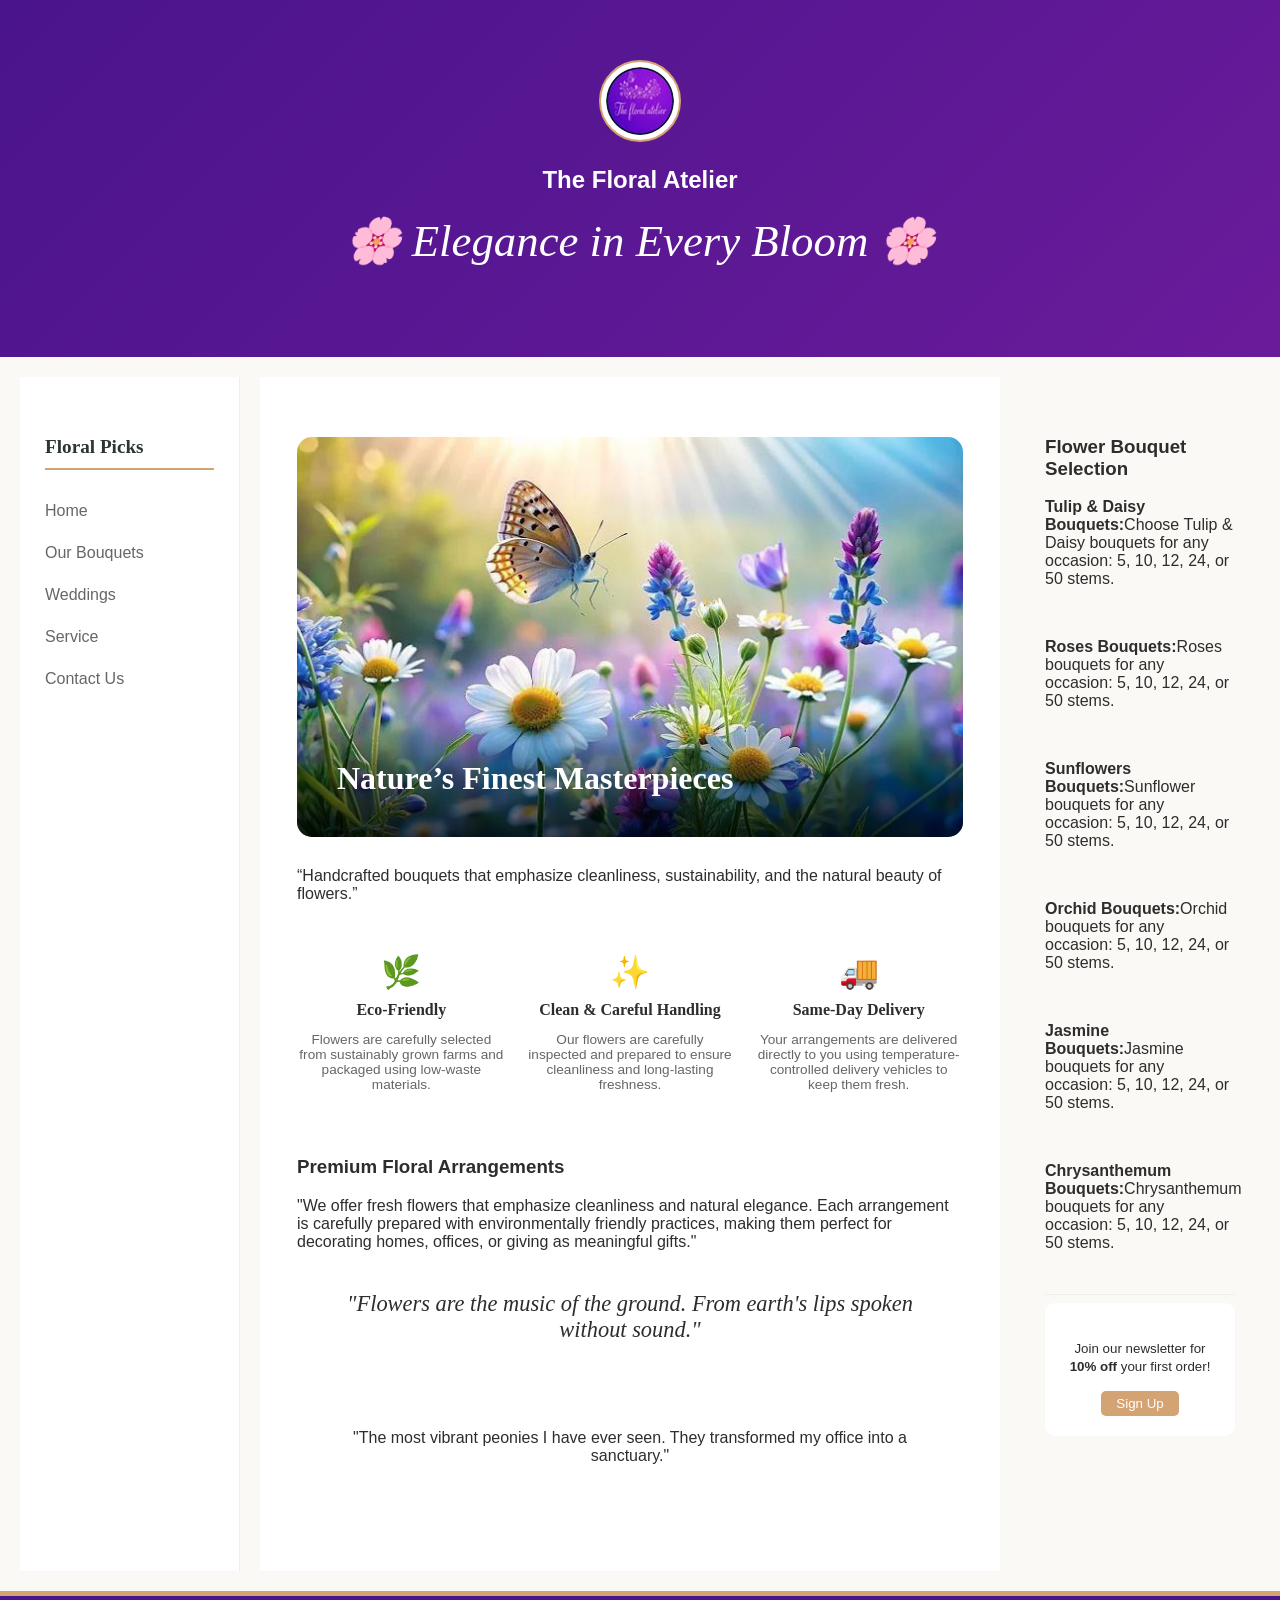
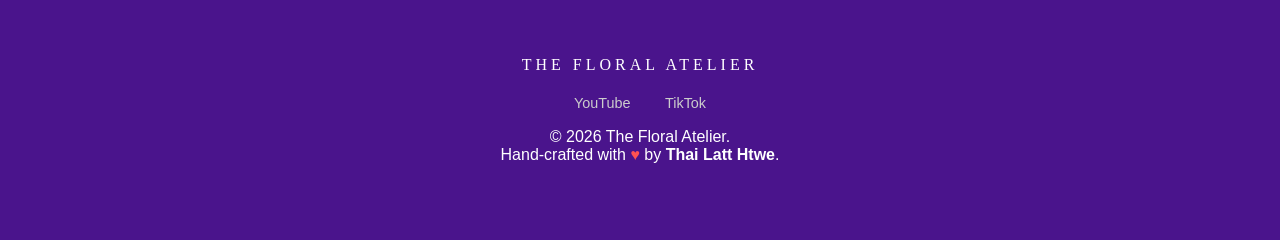
<file: index.html>
<!DOCTYPE html>
<html lang="en">
<head>
    <meta charset="UTF-8">
    <meta name="viewport" >
    <title>The Floral Atelier</title>
    <link rel="stylesheet" href="style.css">
</head>
<body>

    <header id="header">
        <div class="container">
            <div class="logo">
                <img src="photo_logo 2.jpg" alt="Logo" class="logo-img">
                <span><h2>The Floral Atelier</h2></span>
            </div>
            <h1>🌸 Elegance in Every Bloom 🌸</h1>
        </div>
    </header>

    <div id="container">
        <nav id="left">
            <h3>Floral Picks</h3>
            <ul>
                <li><a href="index.html">Home</a></li>
                <li><a href="our-bouquets.html">Our Bouquets</a></li>
                <li><a href="weddings.html">Weddings</a></li>
                <li><a href="service.html">Service</a></li>
                <li><a href="contact.html">Contact Us</a></li>
            </ul>
        </nav>

        <main id="center">
    <section class="hero-content">
        <div class="hero-image-wrapper">
            <img src="photo-background.jpg" alt="Lush floral arrangement" class="hero-img">
            <div class="hero-overlay">
                <h2>Nature’s Finest Masterpieces</h2>
            </div>
        </div>
        <p class="tagline">
            “Handcrafted bouquets that emphasize cleanliness, sustainability, and the natural beauty of flowers.”
        </p>
    </section>

    <section class="features">
        <div class="feature-item">
            <span class="icon">🌿</span>
            <h4>Eco-Friendly</h4>
            <p>Flowers are carefully selected from sustainably grown farms and packaged using low-waste materials.</p>
        </div>
        <div class="feature-item">
            <span class="icon">✨</span>
            <h4>Clean & Careful Handling</h4>
            <p>Our flowers are carefully inspected and prepared to ensure cleanliness and long-lasting freshness.</p>

        </div>
        <div class="feature-item">
            <span class="icon">🚚</span>
            <h4>Same-Day Delivery</h4>
            <p>Your arrangements are delivered directly to you using temperature-controlled delivery vehicles to keep them fresh.</p>

        </div>
    </section>

    <article class="about-story">
        <h3>Premium Floral Arrangements</h3>
        <p>"We offer fresh flowers that emphasize cleanliness and natural elegance. Each arrangement is carefully prepared with environmentally friendly practices, making them perfect for decorating homes, offices, or giving as meaningful gifts."</p>
        
        <blockquote>
            "Flowers are the music of the ground. From earth's lips spoken without sound."
        </blockquote>

        
    </article>

    <div class="testimonial">
        <p>"The most vibrant peonies I have ever seen. They transformed my office into a sanctuary."</p>
       
    </div>
</main>
        <aside id="right">
            <h3>Flower Bouquet Selection</h3>
            <p><strong>Tulip & Daisy Bouquets:</strong>Choose Tulip & Daisy bouquets for any occasion: 5, 10, 12, 24, or 50 stems.</p> <br>

            <p><strong>Roses Bouquets:</strong>Roses bouquets for any occasion: 5, 10, 12, 24, or 50 stems.</p> <br> 

            <p><strong>Sunflowers Bouquets:</strong>Sunflower bouquets for any occasion: 5, 10, 12, 24, or 50 stems.</p> <br>

            <p><strong>Orchid Bouquets:</strong>Orchid bouquets for any occasion: 5, 10, 12, 24, or 50 stems.</p> <br>

            <p><strong>Jasmine Bouquets:</strong>Jasmine bouquets for any occasion: 5, 10, 12, 24, or 50 stems.</p> <br>

            <p><strong>Chrysanthemum Bouquets:</strong>Chrysanthemum bouquets for any occasion: 5, 10, 12, 24, or 50 stems.</p> <br>

            <hr style="border: 0; border-top: 1px solid #eee;">
           
            <div class="newsletter-box">
                    <p><small>Join our newsletter for <strong>10% off</strong> your first order!</small></p>
                    <a href="contact.html"><button class="btn-sm">Sign Up</button></a>
                </div>
        </aside>
        
    </div>

   <footer id="footer">
    <div class="footer-content">
        <span class="footer-logo">THE FLORAL ATELIER</span>
        
        <div class="footer-links">
            <a href="https://www.youtube.com/">YouTube</a>
            <a href="https://www.tiktok.com/en/">TikTok</a>
        </div>

        <p class="credit">
            &copy; 2026 The Floral Atelier. <br>
            Hand-crafted with <span class="heart">♥</span> by <strong>Thai Latt Htwe</strong>.
        </p>
    </div>
</footer>

</body>
</html>
</file>
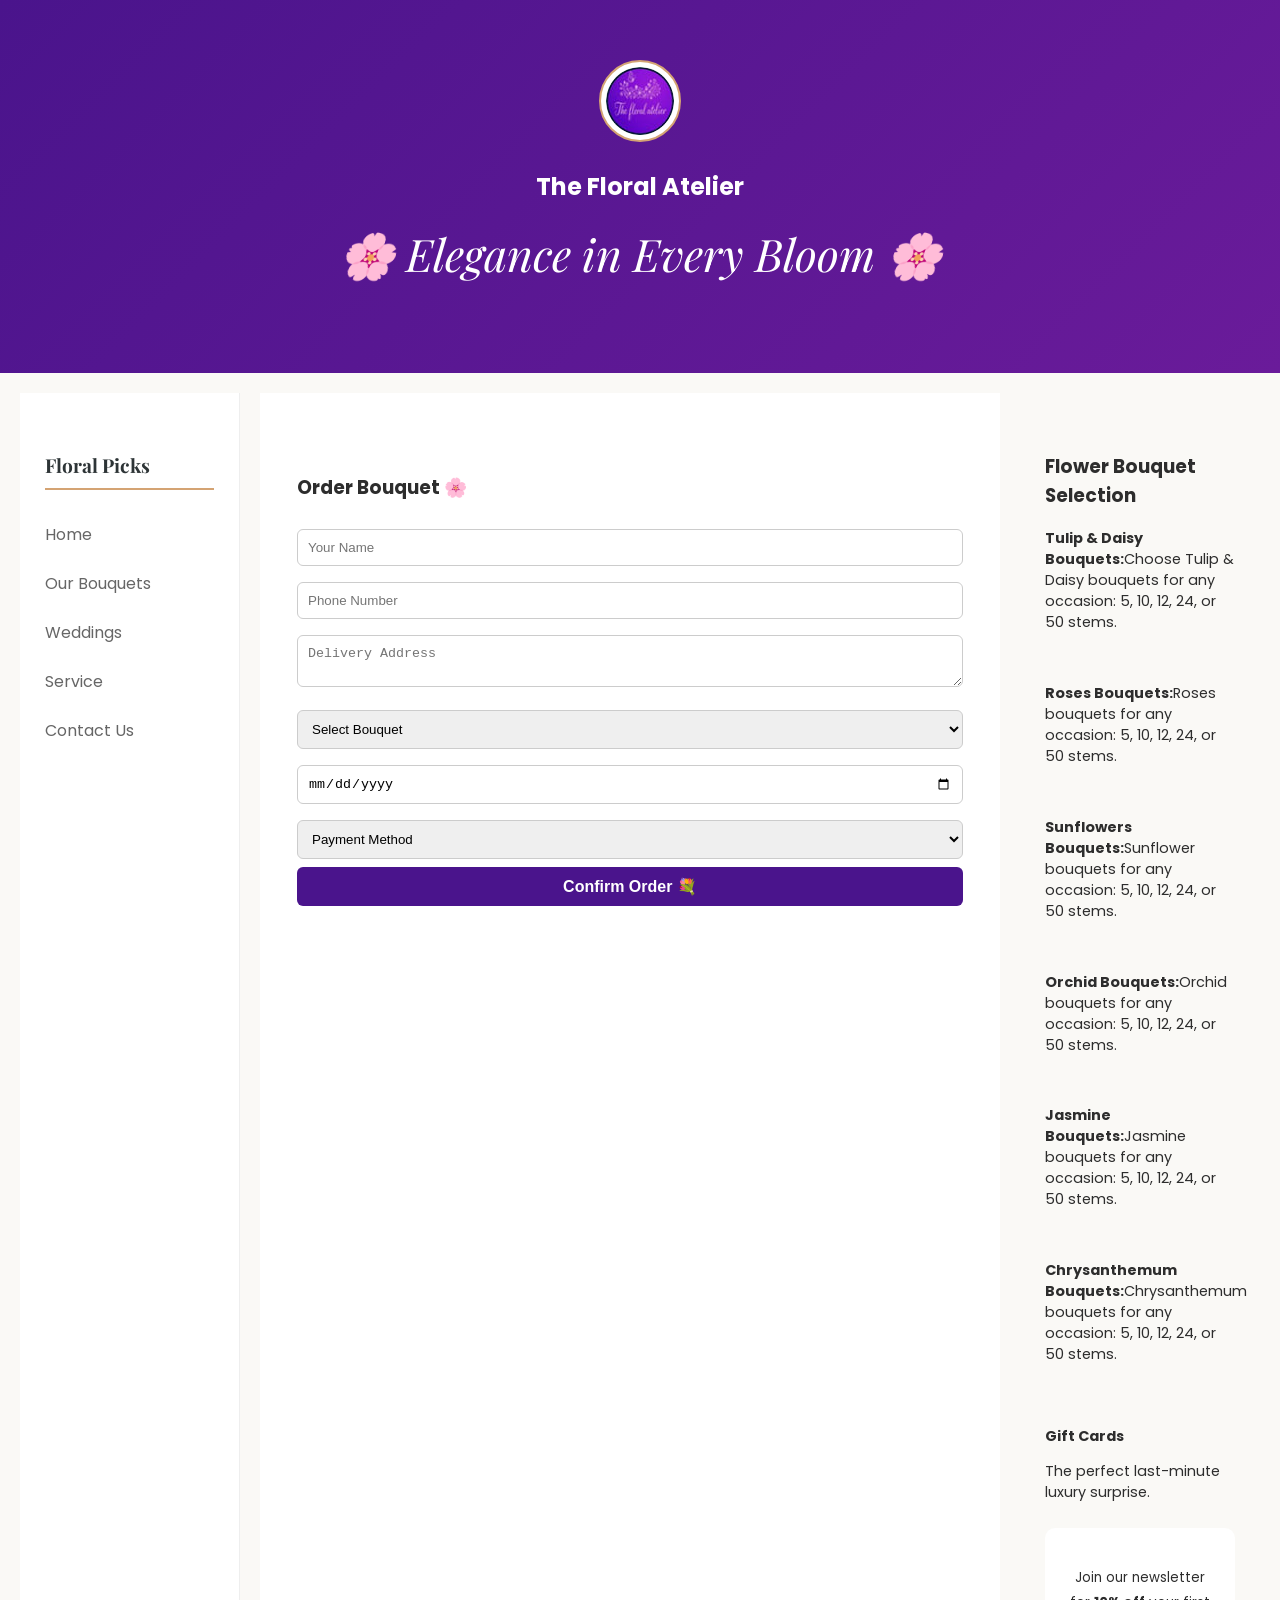
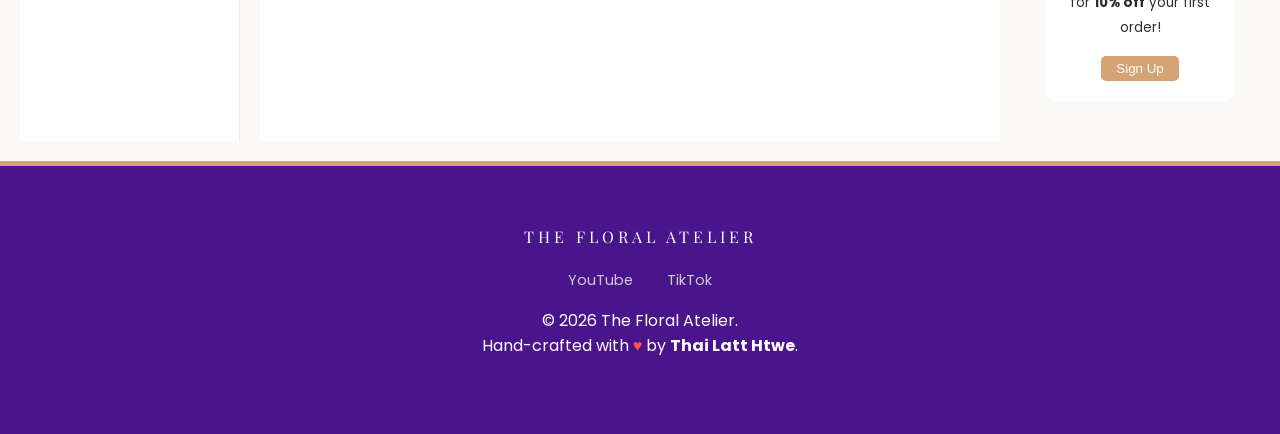
<file: add.html>
<!DOCTYPE html>
<html lang="en">
<head>
    <meta charset="UTF-8">
    <meta name="viewport">
    <title>Contact Us | The Floral Atelier</title>
    <link href="https://fonts.googleapis.com/css2?family=Playfair+Display:ital,wght@0,700;1,400&family=Poppins:wght@300;400;600&display=swap" rel="stylesheet">
    <link rel="stylesheet" href="style.css">
</head>
<body>

    <header id="header">
        <div class="header-container">
            <div class="logo">
                <img src="photo_logo 2.jpg" alt="Logo" class="logo-img">
                <h2>The Floral Atelier</h2>
            </div>
            <h1>🌸 Elegance in Every Bloom 🌸</h1>
        </div>
    </header>

    <div id="container">
        <nav id="left">
            <div class="nav-content">
                <h3>Floral Picks</h3>
                <ul>
                    <li><a href="index.html">Home</a></li>
                    <li><a href="our-bouquets.html">Our Bouquets</a></li>
                    <li><a href="weddings.html">Weddings</a></li>
                    <li><a href="service.html">Service</a></li>
                    <li><a href="contact.html">Contact Us</a></li>
                </ul>
            </div>
        </nav>

        <main id="center">
            <div class="contact-form">
  <h3>Order Bouquet 🌸</h3>

  <form action="#confirm-box">
    <input type="text" placeholder="Your Name" required>

    <input type="tel" placeholder="Phone Number" required>

    <textarea placeholder="Delivery Address" required></textarea>

    <select required>
      <option value="">Select Bouquet</option>
      <option>Tulips and Daisies Bouquet</option>
      <option>Rose Bouquet</option>
      <option>Sunflower Bouquet</option>
      <option>Orchid Bouquet</option>
      <option>Jasmine Bouquet</option>
      <option>Chrysanthemum Bouquet</option>
    </select>

    <input type="date" required>

    <select required>
      <option value="">Payment Method</option>
      <option>KBZPay</option>
      <option>WavePay</option>
      <option>AYAPay</option>
    </select>

    <button type="submit" class="order-btn">Confirm Order 💐</button>
  </form>
</div>
        </main>

        <aside id="right">
            <div class="sticky-promo">
                <h3>Flower Bouquet Selection</h3>
                <div class="promo-item">
                    <p><strong>Tulip & Daisy Bouquets:</strong>Choose Tulip & Daisy bouquets for any occasion: 5, 10, 12, 24, or 50 stems.</p> <br>

            <p><strong>Roses Bouquets:</strong>Roses bouquets for any occasion: 5, 10, 12, 24, or 50 stems.</p> <br> 

            <p><strong>Sunflowers Bouquets:</strong>Sunflower bouquets for any occasion: 5, 10, 12, 24, or 50 stems.</p> <br>

            <p><strong>Orchid Bouquets:</strong>Orchid bouquets for any occasion: 5, 10, 12, 24, or 50 stems.</p> <br>

            <p><strong>Jasmine Bouquets:</strong>Jasmine bouquets for any occasion: 5, 10, 12, 24, or 50 stems.</p> <br>

            <p><strong>Chrysanthemum Bouquets:</strong>Chrysanthemum bouquets for any occasion: 5, 10, 12, 24, or 50 stems.</p> <br>
                    
                </div>
                <div class="promo-item">
                    <strong>Gift Cards</strong>
                    <p>The perfect last-minute luxury surprise.</p>
                </div>
                <div class="newsletter-box">
                    <p><small>Join our newsletter for <strong>10% off</strong> your first order!</small></p>
                    <a href="contact.html"><button class="btn-sm">Sign Up</button></a>
                </div>
            </div>
        </aside>
    </div>

    <footer id="footer">
        <div class="footer-content">
            <span class="footer-logo">THE FLORAL ATELIER</span>
            <div class="footer-links">
                 <a href="https://www.youtube.com/">YouTube</a>
            <a href="https://www.tiktok.com/en/">TikTok</a>
            </div>
            <p class="credit">
                &copy; 2026 The Floral Atelier. <br>
                Hand-crafted with <span class="heart">♥</span> by <strong>Thai Latt Htwe</strong>.
            </p>
        </div>
    </footer>
<div id="confirm-box" class="modal-overlay">
    <div class="modal-content">
        <h3>Confirm Order!</h3>
        <p>Thank you for your order</p>
        <a href="#" class="close-btn">OK</a>
    </div>
</body>
</html>
</file>
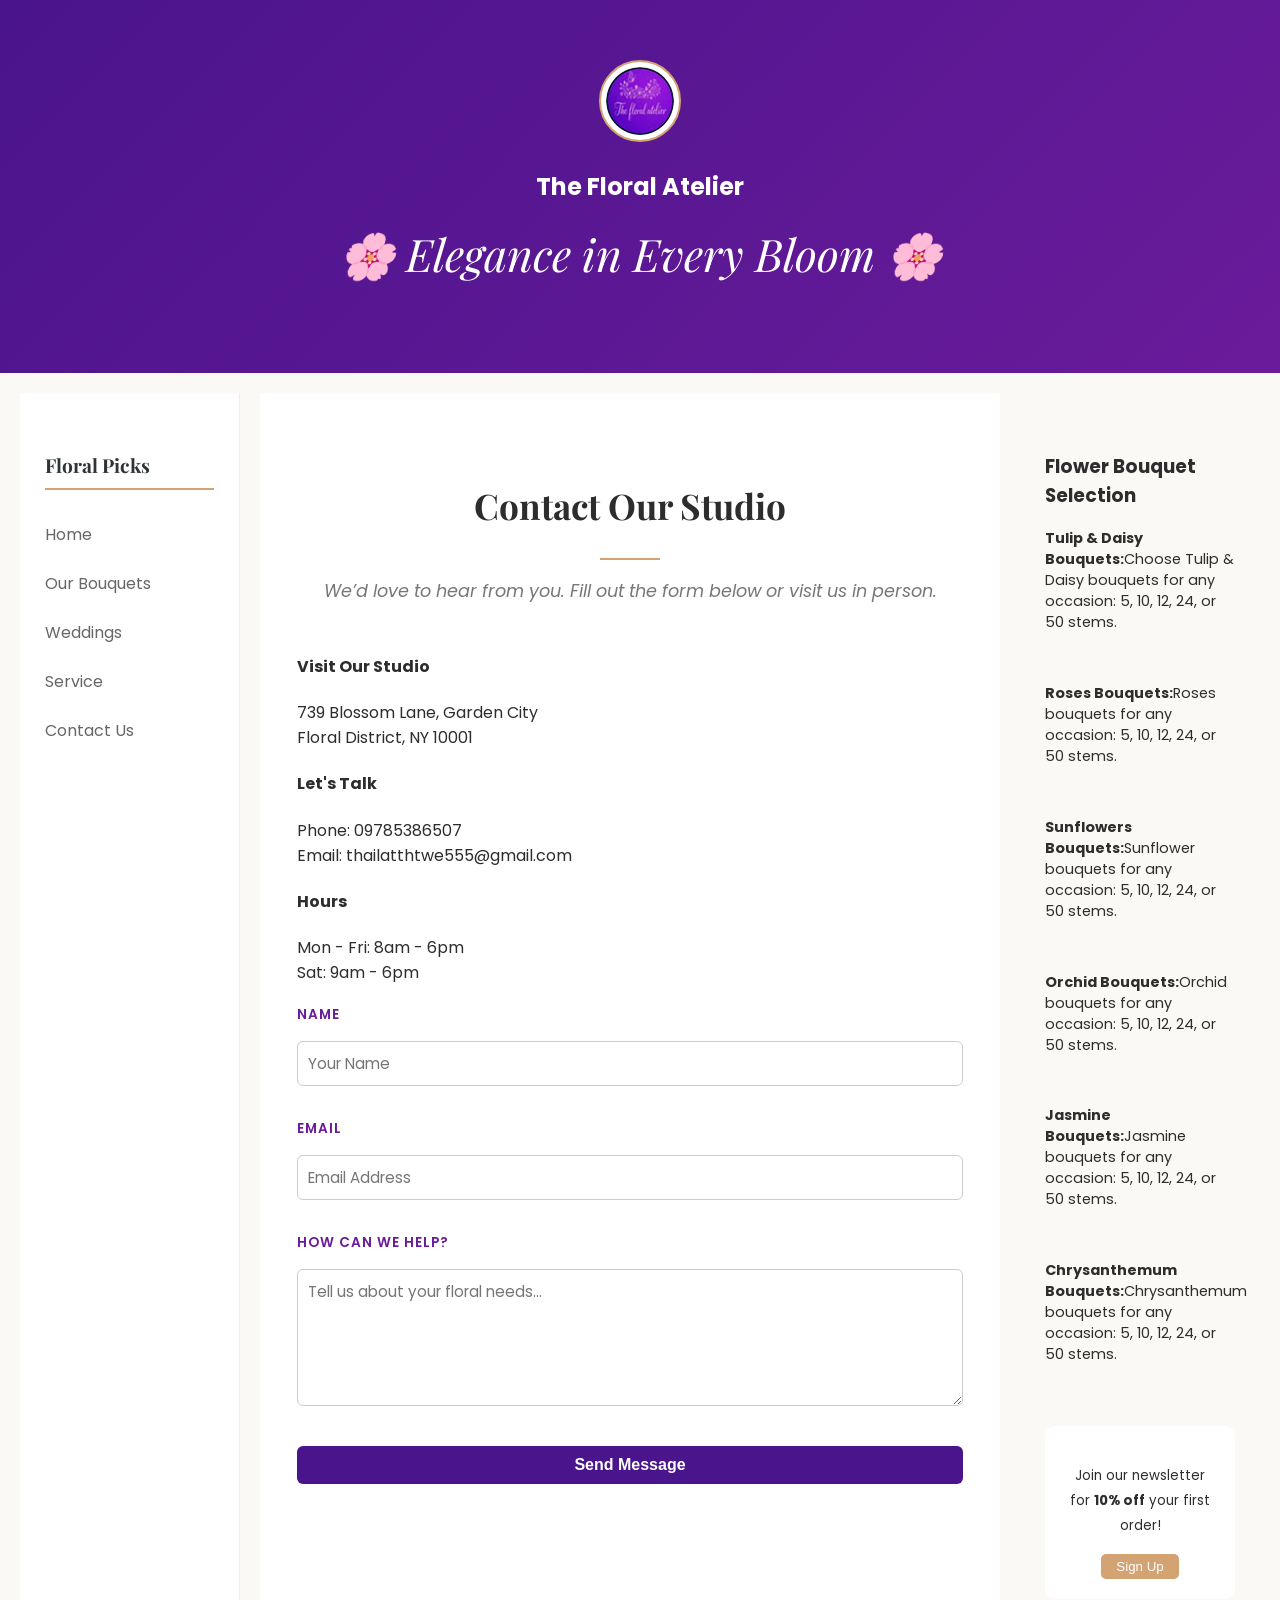
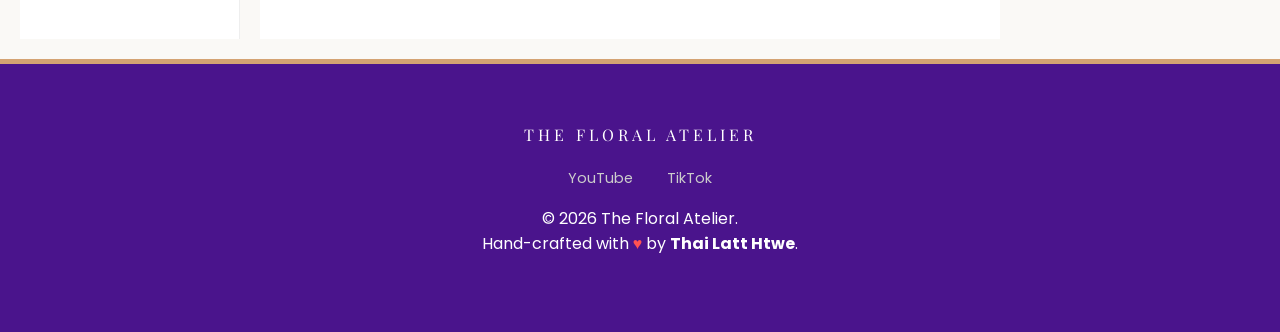
<file: contact.html>
<!DOCTYPE html>
<html lang="en">
<head>
    <meta charset="UTF-8">
    <meta name="viewport">
    <title>Contact Us | The Floral Atelier</title>
    <link href="https://fonts.googleapis.com/css2?family=Playfair+Display:ital,wght@0,700;1,400&family=Poppins:wght@300;400;600&display=swap" rel="stylesheet">
    <link rel="stylesheet" href="style.css">
</head>
<body>

    <header id="header">
        <div class="header-container">
            <div class="logo">
                <img src="photo_logo 2.jpg" alt="Logo" class="logo-img">
                <h2>The Floral Atelier</h2>
            </div>
            <h1>🌸 Elegance in Every Bloom 🌸</h1>
        </div>
    </header>

    <div id="container">
        <nav id="left">
            <div class="nav-content">
                <h3>Floral Picks</h3>
                <ul>
                    <li><a href="index.html">Home</a></li>
                    <li><a href="our-bouquets.html">Our Bouquets</a></li>
                    <li><a href="weddings.html">Weddings</a></li>
                    <li><a href="service.html">Service</a></li>
                    <li><a href="contact.html">Contact Us</a></li>
                </ul>
            </div>
        </nav>

        <main id="center">
            <div class="section-title">
                <h2>Contact Our Studio</h2>
                <div class="line"></div>
                <p class="subtitle">We’d love to hear from you. Fill out the form below or visit us in person.</p>
            </div>

            <div class="contact-wrapper">
                <div class="contact-info">
                    <div class="info-item">
                        <h4>Visit Our Studio</h4>
                        <p>739 Blossom Lane, Garden City<br>Floral District, NY 10001</p>
                    </div>
                    <div class="info-item">
                        <h4>Let's Talk</h4>
                        <p>Phone: 09785386507<br>Email: thailatthtwe555@gmail.com</p>
                    </div>
                    <div class="info-item">
                        <h4>Hours</h4>
                        <p>Mon - Fri: 8am - 6pm<br>Sat: 9am - 6pm</p>
                    </div>
                </div>

                <form class="contact-form" action="#confirm-box">
                    <div class="form-group">
                        <label>Name</label>
                        <input type="text" placeholder="Your Name" required>
                    </div>
                    
                    <div class="form-group">
                        <label>Email</label>
                        <input type="email" placeholder="Email Address" required>
                    </div>
                    
                    <div class="form-group">
                        <label>How can we help?</label>
                        <textarea rows="5" placeholder="Tell us about your floral needs..." required></textarea>
                    </div>
                    
                    <button type="submit" class="order-btn">Send Message</button>
                </form>
            </div>
        </main>

        <aside id="right">
            <div class="sticky-promo">
                <h3>Flower Bouquet Selection</h3>
                <div class="promo-item">
                    <p><strong>Tulip & Daisy Bouquets:</strong>Choose Tulip & Daisy bouquets for any occasion: 5, 10, 12, 24, or 50 stems.</p> <br>

            <p><strong>Roses Bouquets:</strong>Roses bouquets for any occasion: 5, 10, 12, 24, or 50 stems.</p> <br> 

            <p><strong>Sunflowers Bouquets:</strong>Sunflower bouquets for any occasion: 5, 10, 12, 24, or 50 stems.</p> <br>

            <p><strong>Orchid Bouquets:</strong>Orchid bouquets for any occasion: 5, 10, 12, 24, or 50 stems.</p> <br>

            <p><strong>Jasmine Bouquets:</strong>Jasmine bouquets for any occasion: 5, 10, 12, 24, or 50 stems.</p> <br>

            <p><strong>Chrysanthemum Bouquets:</strong>Chrysanthemum bouquets for any occasion: 5, 10, 12, 24, or 50 stems.</p> <br>
                    
                </div>
                
                <div class="newsletter-box">
                    <p><small>Join our newsletter for <strong>10% off</strong> your first order!</small></p>
                    <a href="contact.html"><button class="btn-sm">Sign Up</button></a>
                </div>
            </div>
        </aside>
    </div>

    <footer id="footer">
        <div class="footer-content">
            <span class="footer-logo">THE FLORAL ATELIER</span>
            <div class="footer-links">
                <a href="https://www.youtube.com/">YouTube</a>
            <a href="https://www.tiktok.com/en/">TikTok</a>
            </div>
            <p class="credit">
                &copy; 2026 The Floral Atelier. <br>
                Hand-crafted with <span class="heart">♥</span> by <strong>Thai Latt Htwe</strong>.
            </p>
        </div>
    </footer>
<div id="confirm-box" class="modal-overlay">
    <div class="modal-content">
        <h3>Confirm Order!</h3>
        <p>Thank you for your order</p>
        <a href="#" class="close-btn">OK</a>
    </div>
</body>
</html>
</file>
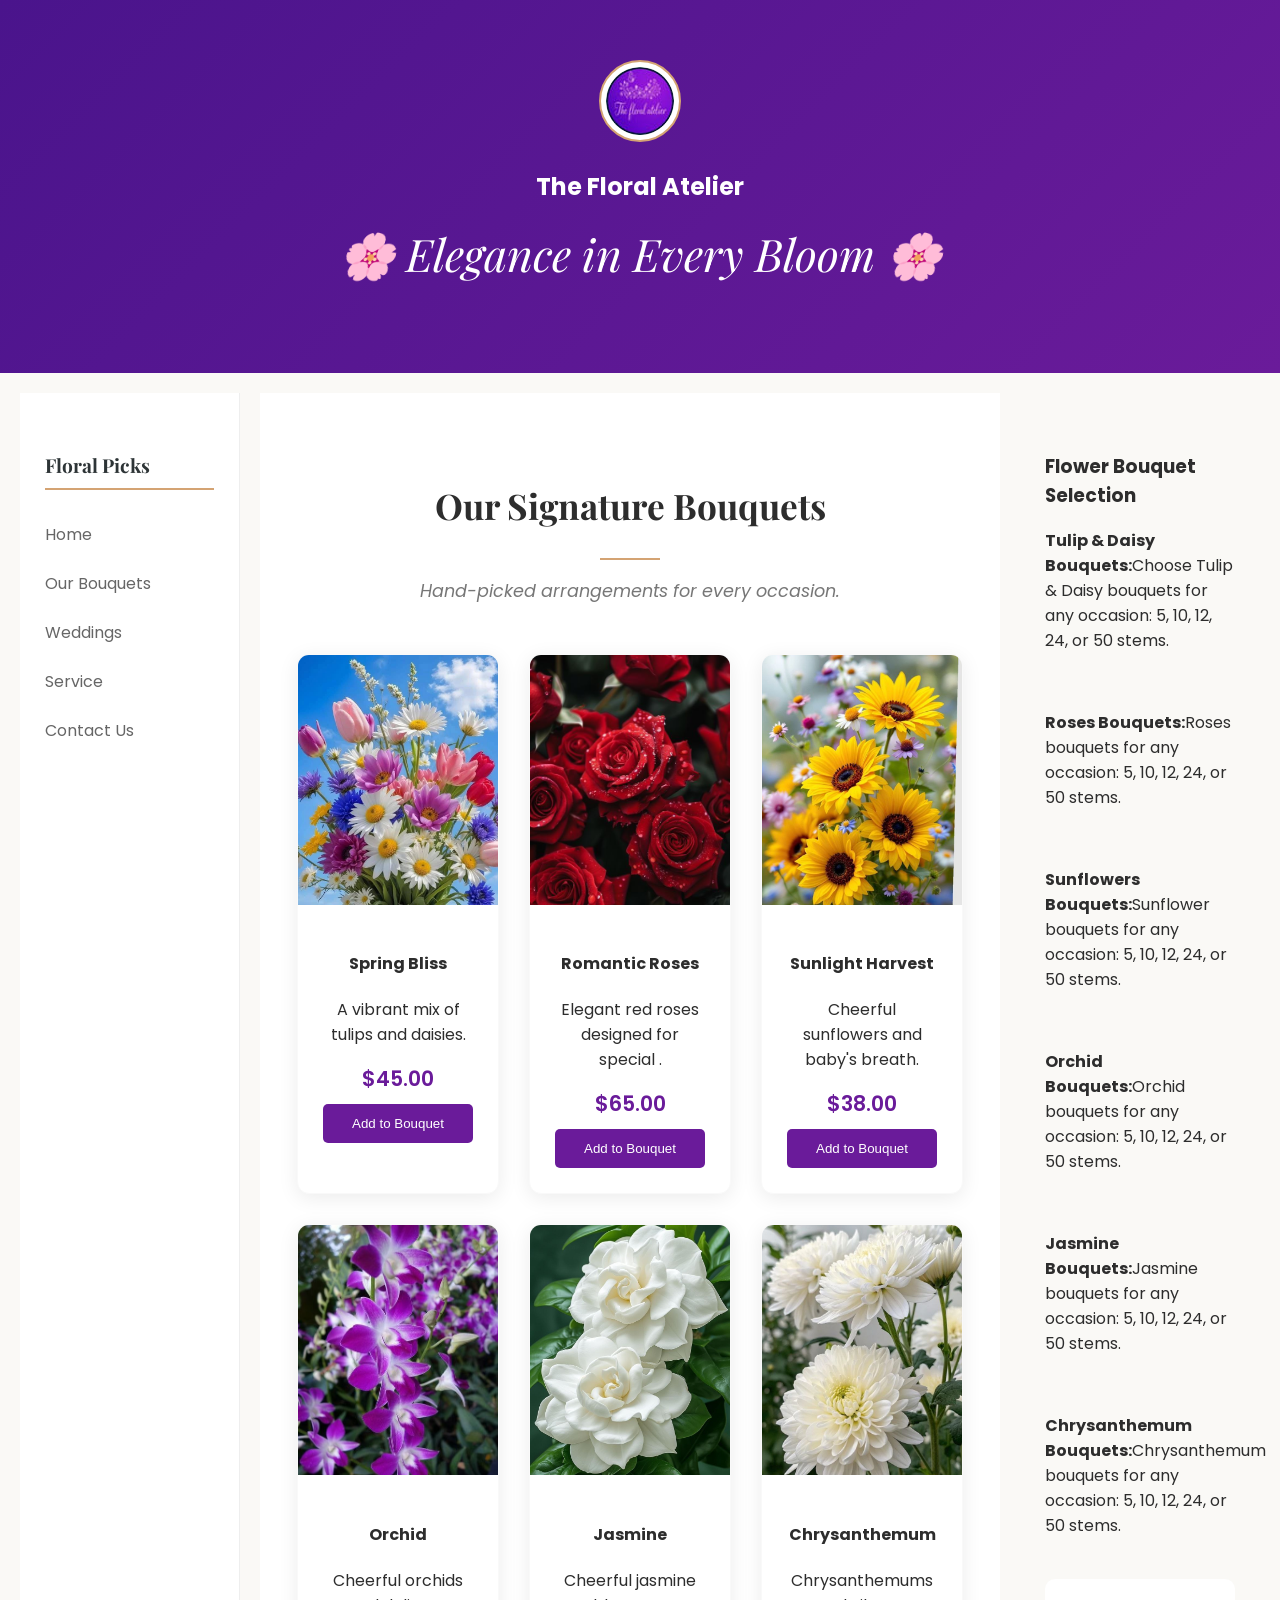
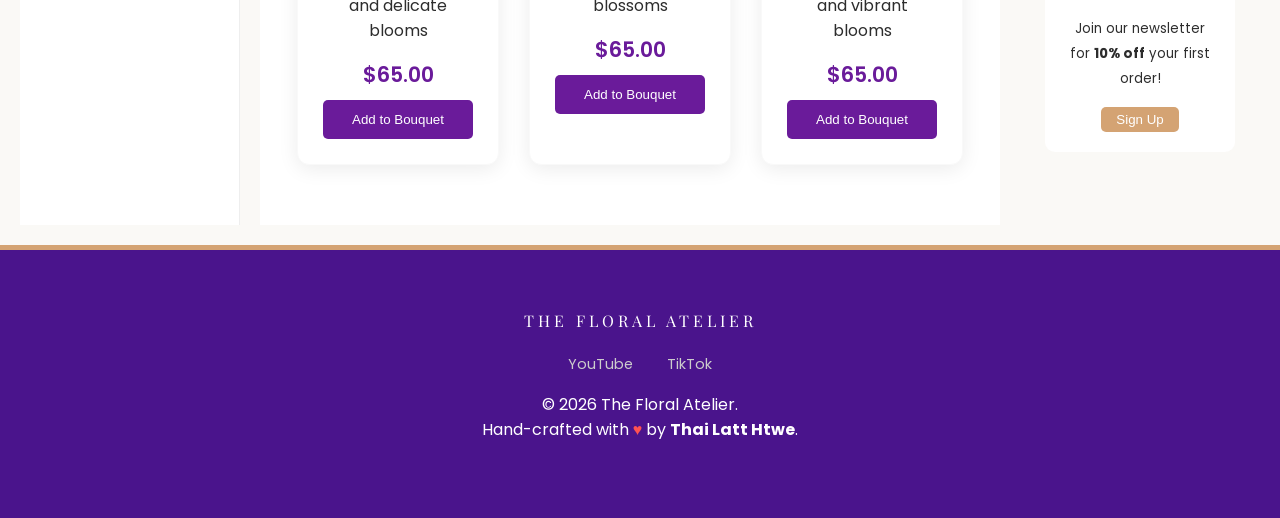
<file: our-bouquets.html>
<!DOCTYPE html>
<html lang="en">
<head>
    <meta charset="UTF-8">
    <meta name="viewport">
    <title>Our Bouquets | The Floral Atelier</title>
    <link href="https://fonts.googleapis.com/css2?family=Playfair+Display:ital,wght@0,700;1,400&family=Poppins:wght@300;400;600&display=swap" rel="stylesheet">
    <link rel="stylesheet" href="style.css">
</head>
<body>

    <header id="header">
        <div class="header-container">
            <div class="logo">
                <img src="photo_logo 2.jpg" alt="Logo" class="logo-img">
                <h2>The Floral Atelier</h2>
            </div>
            <h1>🌸 Elegance in Every Bloom 🌸</h1>
        </div>
    </header>

    <div id="container">
        <nav id="left">
            <div class="nav-content">
                <h3>Floral Picks</h3>
                <ul>
                    <li><a href="index.html">Home</a></li>
                    <li><a href="our-bouquets.html">Our Bouquets</a></li>
                    <li><a href="weddings.html">Weddings</a></li>
                    <li><a href="service.html">Service</a></li>
                    <li><a href="contact.html">Contact Us</a></li>
                    
                </ul>
            </div>
        </nav>

        <main id="center">
            <div class="section-title">
                <h2>Our Signature Bouquets</h2>
                <div class="line"></div>
                <p class="subtitle">Hand-picked arrangements for every occasion.</p>
            </div>

            <div class="product-grid">
                <div class="product-card">
                    <div class="img-container">
                        <img src="photo_tulip & daisy.jpg" alt="Spring Bliss">
                        <a href="https://pointroses.com/products/b-tulips-daisies?srsltid=AfmBOoqlWS6IKGNu_a4I_9BwbFBBX_Bf5E2y4WI1UpSbd65OicnxSEPX"><div class="overlay"><button class="quick-view">Quick View</button></a></div></a>
                    </div>
                    <div class="card-info">
                        <h4>Spring Bliss</h4>
                        <p>A vibrant mix of tulips and daisies.</p>
                        <span class="price">$45.00</span>
                       <a href="add.html" class="add-btn-link"><button class="add-btn">Add to Bouquet</button></a>
                    </div>
                </div>

                <div class="product-card">
                    <div class="img-container">
                        <img src="photo_red rose.jpg" alt="Midnight Rose">
                        <a href="https://www.fromyouflowers.com/occasion/love-and-romance-flowers-gifts?srsltid=AfmBOoq5nY2dx7p0mSY3wF4pc6Jai3sg77JrZHwXfJhwMEXFH9uvXay8"><div class="overlay"><button class="quick-view">Quick View</button></div></a>
                        
                        
                    </div>
                    <div class="card-info">
                        <h4>Romantic Roses</h4>
                        <p>Elegant red roses designed for special .</p>
                        <span class="price">$65.00</span>
                        <a href="add.html" class="add-btn-link"><button class="add-btn">Add to Bouquet</button></a>
                    </div>
                </div>

                <div class="product-card">
                    <div class="img-container">
                        <img src="photo_sunflower.jpg" alt="Sunlight Harvest">
                       <a href="https://www.fnp.com/sunflowers-lp"><div class="overlay"><button class="quick-view">Quick View</button></div></a>
                    </div>
                    <div class="card-info">
                        <h4>Sunlight Harvest</h4>
                        <p>Cheerful sunflowers and baby's breath.</p>
                        <span class="price">$38.00</span>
                        <a href="add.html" class="add-btn-link"><button class="add-btn">Add to Bouquet</button></a>
                    </div>
                </div>
                <div class="product-card">
                    <div class="img-container">
                        <img src="photo_Orchid.jpg" alt="Orchid">
                        <a href="https://www.orchid-tree.com/"><div class="overlay"><button class="quick-view">Quick View</button></div></a>
                        
                        
                    </div>
                    <div class="card-info">
                        <h4>Orchid</h4>
                        <p>Cheerful orchids and delicate blooms</p>
                        <span class="price">$65.00</span>
                        <a href="add.html" class="add-btn-link"><button class="add-btn">Add to Bouquet</button></a>
                    </div>
                </div>
                <div class="product-card">
                    <div class="img-container">
                        <img src="photo_Jas.jpg" alt="Jasmine">
                        <a href="https://www.jasmine.in/company.php"><div class="overlay"><button class="quick-view">Quick View</button></div></a>
                        
                        
                    </div>
                    <div class="card-info">
                        <h4>Jasmine</h4>
                        <p>Cheerful jasmine blossoms</p>
                        <span class="price">$65.00</span>
                        <a href="add.html" class="add-btn-link"><button class="add-btn">Add to Bouquet</button></a>
                    </div>
                </div>
                <div class="product-card">
                    <div class="img-container">
                        <img src="photo_chry.jpg" alt="Chrysanthemum">
                        <a href="https://www.justchrys.com/"><div class="overlay"><button class="quick-view">Quick View</button></div></a>
                        
                        
                    </div>
                    <div class="card-info">
                        <h4>Chrysanthemum</h4>
                        <p>Chrysanthemums and vibrant blooms</p>
                        <span class="price">$65.00</span>
                        <a href="add.html" class="add-btn-link"><button class="add-btn">Add to Bouquet</button></a>
                    </div>
                </div>
                </div>
        </main>

        <aside id="right">
            <div class="sticky-promo">
                <h3>Flower Bouquet Selection</h3>
            <p><strong>Tulip & Daisy Bouquets:</strong>Choose Tulip & Daisy bouquets for any occasion: 5, 10, 12, 24, or 50 stems.</p> <br> 

            <p><strong>Roses Bouquets:</strong>Roses bouquets for any occasion: 5, 10, 12, 24, or 50 stems.</p> <br>

            <p><strong>Sunflowers Bouquets:</strong>Sunflower bouquets for any occasion: 5, 10, 12, 24, or 50 stems.</p> <br>

            <p><strong>Orchid Bouquets:</strong>Orchid bouquets for any occasion: 5, 10, 12, 24, or 50 stems.</p> <br>

            <p><strong>Jasmine Bouquets:</strong>Jasmine bouquets for any occasion: 5, 10, 12, 24, or 50 stems.</p> <br>

            <p><strong>Chrysanthemum Bouquets:</strong>Chrysanthemum bouquets for any occasion: 5, 10, 12, 24, or 50 stems.</p> <br>

                </div>
                
                <div class="newsletter-box">
                    <p><small>Join our newsletter for <strong>10% off</strong> your first order!</small></p>
                    <a href="contact.html"><button class="btn-sm">Sign Up</button></a>
                </div>
            </div>
        </aside>
    </div>

    <footer id="footer">
        <div class="footer-content">
            <span class="footer-logo">THE FLORAL ATELIER</span>
            <div class="footer-links">
                 <a href="https://www.youtube.com/">YouTube</a>
            <a href="https://www.tiktok.com/en/">TikTok</a>
            </div>
            <p class="credit">
                &copy; 2026 The Floral Atelier. <br>
                Hand-crafted with <span class="heart">♥</span> by <strong>Thai Latt Htwe</strong>.
            </p>
        </div>
    </footer>

</body>
</html>
</file>
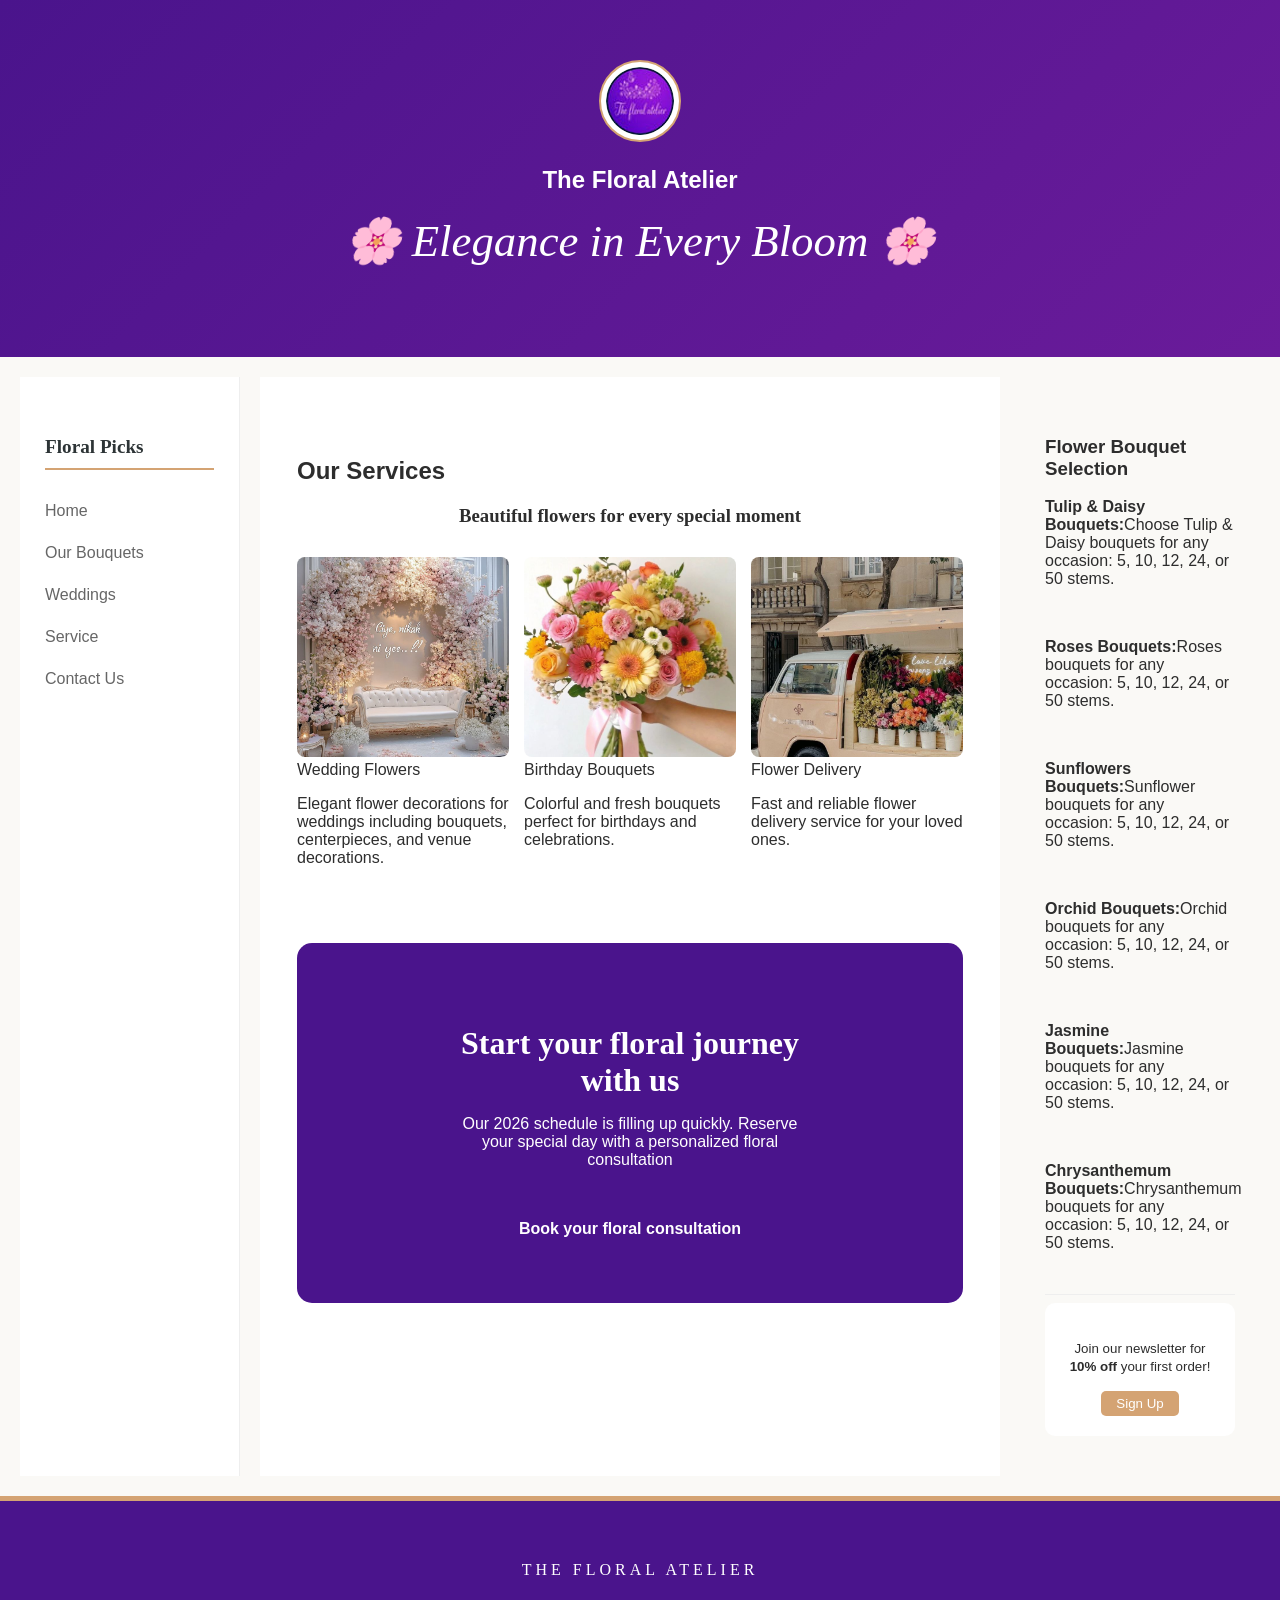
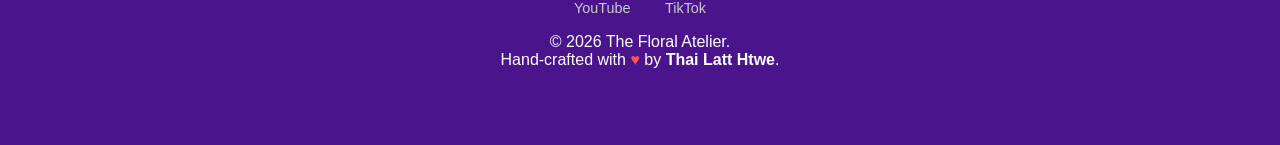
<file: service.html>
<!DOCTYPE html>
<html lang="en">
<head>
    <meta charset="UTF-8">
    <meta name="viewport">
    <title>The Floral Atelier | Premium Flowers</title>
    <link rel="stylesheet" href="style.css">
</head>
<body>

    <header id="header">
        <div class="container">
            <div class="logo">
                <img src="photo_logo 2.jpg" alt="Logo" class="logo-img">
                <span><h2>The Floral Atelier</h2></span>
            </div>
            <h1>🌸 Elegance in Every Bloom 🌸</h1>
        </div>
    </header>

    <div id="container">
        <nav id="left">
            <h3>Floral Picks</h3>
            <ul>
                <li><a href="index.html">Home</a></li>
                <li><a href="our-bouquets.html">Our Bouquets</a></li>
                <li><a href="weddings.html">Weddings</a></li>
                <li><a href="service.html">Service</a></li>
                <li><a href="contact.html">Contact Us</a></li>
                
            </ul>
        </nav>
<main id="center">
    <section class="wedding-intro">
        <h2>Our Services</h2>
        <section class="wedding-gallery">
        <h3>Beautiful flowers for every special moment</h3>
        <div class="gallery-grid">
            <div class="gallery-item">
                <img src="photo_s1.jpg" alt="">
                <div class="gallery-overlay"><span>Wedding Flowers</span></div>
                <p>Elegant flower decorations for weddings including bouquets, centerpieces, and venue decorations.</p>
            </div>
            <div class="gallery-item">
                <img src="photo_s2.jpg" alt="">
                <div class="gallery-overlay"><span>Birthday Bouquets</span></div>
                <p>Colorful and fresh bouquets perfect for birthdays and celebrations.</p>

            </div>
            <div class="gallery-item">
                <img src="photo_s3.jpg" alt="">
                <div class="gallery-overlay"><span>Flower Delivery</span></div>
                <p>Fast and reliable flower delivery service for your loved ones.</p>
            </div>
            
        </div>
    </section>

    </section>
<div class="consultation-cta">
        <h3>Start your floral journey with us</h3>
        <p>Our 2026 schedule is filling up quickly. Reserve your special day with a personalized floral consultation </p>
        <a href="contact.html" class="cta-button">Book your floral consultation</a>
    </div>
</main>
        <aside id="right">
            <h3>Flower Bouquet Selection</h3>
            <p><strong>Tulip & Daisy Bouquets:</strong>Choose Tulip & Daisy bouquets for any occasion: 5, 10, 12, 24, or 50 stems.</p> <br>

            <p><strong>Roses Bouquets:</strong>Roses bouquets for any occasion: 5, 10, 12, 24, or 50 stems.</p> <br> 

            <p><strong>Sunflowers Bouquets:</strong>Sunflower bouquets for any occasion: 5, 10, 12, 24, or 50 stems.</p> <br>

            <p><strong>Orchid Bouquets:</strong>Orchid bouquets for any occasion: 5, 10, 12, 24, or 50 stems.</p> <br>

            <p><strong>Jasmine Bouquets:</strong>Jasmine bouquets for any occasion: 5, 10, 12, 24, or 50 stems.</p> <br>

            <p><strong>Chrysanthemum Bouquets:</strong>Chrysanthemum bouquets for any occasion: 5, 10, 12, 24, or 50 stems.</p> <br>
            
             
            <hr style="border: 0; border-top: 1px solid #eee;">
             <div class="newsletter-box">
                    <p><small>Join our newsletter for <strong>10% off</strong> your first order!</small></p>
                    <a href="contact.html"><button class="btn-sm">Sign Up</button></a>
                </div>
        </aside>
    </div>

   <footer id="footer">
    <div class="footer-content">
        <span class="footer-logo">THE FLORAL ATELIER</span>
        
        <div class="footer-links">
             <a href="https://www.youtube.com/">YouTube</a>
            <a href="https://www.tiktok.com/en/">TikTok</a>
        </div>

        <p class="credit">
            &copy; 2026 The Floral Atelier. <br>
            Hand-crafted with <span class="heart">♥</span> by <strong>Thai Latt Htwe</strong>.
        </p>
    </div>
</footer>

</body>
</html>
</file>
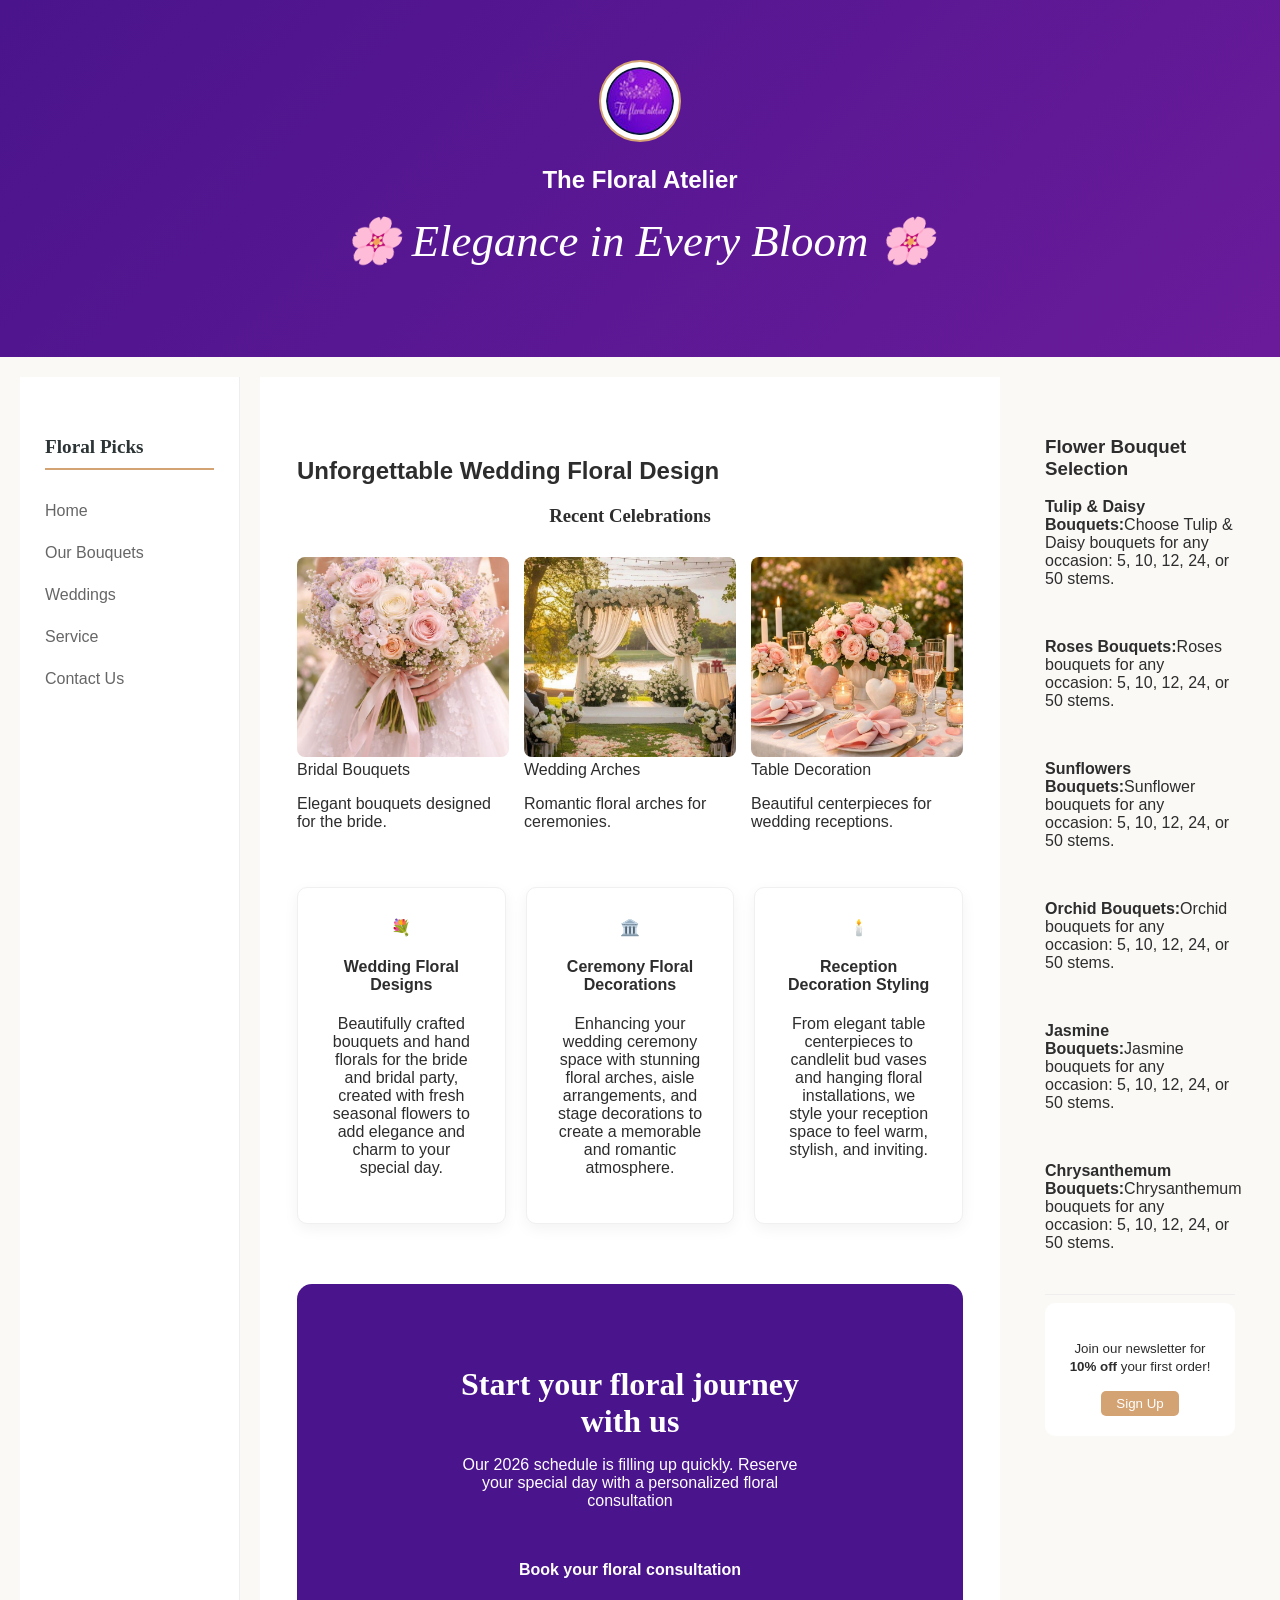
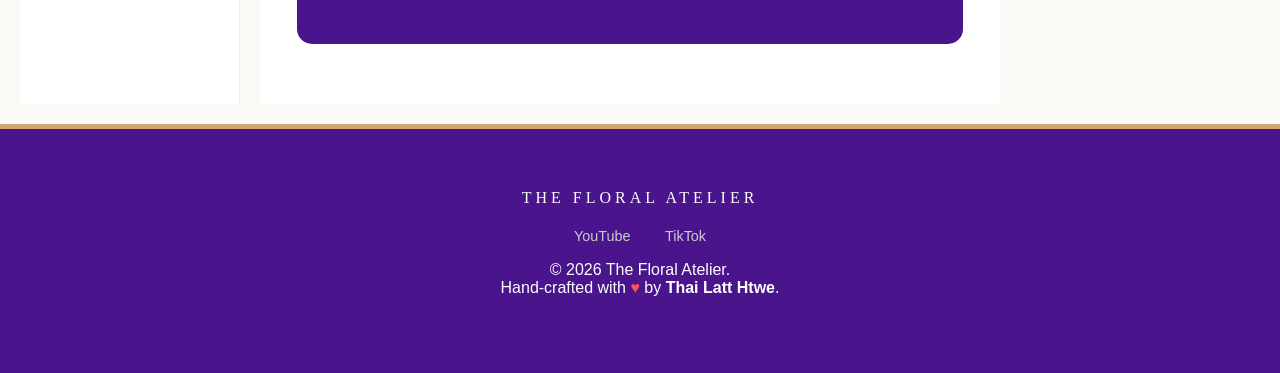
<file: weddings.html>
<!DOCTYPE html>
<html lang="en">
<head>
    <meta charset="UTF-8">
    <meta name="viewport">
    <title>The Floral Atelier | Premium Flowers</title>
    <link rel="stylesheet" href="style.css">
</head>
<body>

    <header id="header">
        <div class="container">
            <div class="logo">
                <img src="photo_logo 2.jpg" alt="Logo" class="logo-img">
                <span><h2>The Floral Atelier</h2></span>
            </div>
            <h1>🌸 Elegance in Every Bloom 🌸</h1>
        </div>
    </header>

    <div id="container">
        <nav id="left">
            <h3>Floral Picks</h3>
            <ul>
                <li><a href="index.html">Home</a></li>
                <li><a href="our-bouquets.html">Our Bouquets</a></li>
                <li><a href="weddings.html">Weddings</a></li>
                <li><a href="service.html">Service</a></li>
                <li><a href="contact.html">Contact Us</a></li>
                
            </ul>
            
        </nav>
<main id="center">
    <section class="wedding-intro">
        <h2>Unforgettable Wedding Floral Design</h2>
        <section class="wedding-gallery">
        <h3>Recent Celebrations</h3>
        <div class="gallery-grid">
            <div class="gallery-item">
                <img src="photo_w.jpg" alt="Reception Decor">
                <div class="gallery-overlay"><span>Bridal Bouquets</span></div>
                <p>Elegant bouquets designed for the bride.</p>
            </div>
            <div class="gallery-item">
                <img src="photo_A.jpg" alt="Bridal Bouquet">
                <div class="gallery-overlay"><span>Wedding Arches</span></div>
                <p>Romantic floral arches for ceremonies.</p>

            </div>
            <div class="gallery-item">
                <img src="photo_T.jpg" alt="Ceremony Arch">
                <div class="gallery-overlay"><span>Table Decoration</span></div>
                <p>Beautiful centerpieces for wedding receptions.</p>
            </div>
        </div>
    </section>

    </section>

    <section class="services-modern">
        <div class="service-card">
            <div class="card-icon">💐</div>
            <h4>Wedding Floral Designs</h4>
            <p>Beautifully crafted bouquets and hand florals for the bride and bridal party, created with fresh seasonal flowers to add elegance and charm to your special day.</p>
        </div>
        <div class="service-card">
            <div class="card-icon">🏛️</div>
            <h4>Ceremony Floral Decorations</h4>
            <p>Enhancing your wedding ceremony space with stunning floral arches, aisle arrangements, and stage decorations to create a memorable and romantic atmosphere.</p>
        </div>
        <div class="service-card">
            <div class="card-icon">🕯️</div>
            <h4>Reception Decoration Styling</h4>
            <p>From elegant table centerpieces to candlelit bud vases and hanging floral installations, we style your reception space to feel warm, stylish, and inviting.</p>
        </div>
    </section>
    

    <div class="consultation-cta">
        <h3>Start your floral journey with us</h3>
        <p>Our 2026 schedule is filling up quickly. Reserve your special day with a personalized floral consultation </p>
        <a href="contact.html" class="cta-button">Book your floral consultation</a>
    </div>
</main>
        <aside id="right">
            <h3>Flower Bouquet Selection</h3>
            <p><strong>Tulip & Daisy Bouquets:</strong>Choose Tulip & Daisy bouquets for any occasion: 5, 10, 12, 24, or 50 stems.</p> <br>

            <p><strong>Roses Bouquets:</strong>Roses bouquets for any occasion: 5, 10, 12, 24, or 50 stems.</p> <br>

            <p><strong>Sunflowers Bouquets:</strong>Sunflower bouquets for any occasion: 5, 10, 12, 24, or 50 stems.</p> <br>

            <p><strong>Orchid Bouquets:</strong>Orchid bouquets for any occasion: 5, 10, 12, 24, or 50 stems.</p> <br>

            <p><strong>Jasmine Bouquets:</strong>Jasmine bouquets for any occasion: 5, 10, 12, 24, or 50 stems.</p> <br>

            <p><strong>Chrysanthemum Bouquets:</strong>Chrysanthemum bouquets for any occasion: 5, 10, 12, 24, or 50 stems.</p> <br>

            
            <hr style="border: 0; border-top: 1px solid #eee;">
             <div class="newsletter-box">
                    <p><small>Join our newsletter for <strong>10% off</strong> your first order!</small></p>
                    <a href="contact.html"><button class="btn-sm">Sign Up</button></a>
                </div>

        </aside>
    </div>

   <footer id="footer">
    <div class="footer-content">
        <span class="footer-logo">THE FLORAL ATELIER</span>
        
        <div class="footer-links">
             <a href="https://www.youtube.com/">YouTube</a>
            <a href="https://www.tiktok.com/en/">TikTok</a>
        </div>

        <p class="credit">
            &copy; 2026 The Floral Atelier. <br>
            Hand-crafted with <span class="heart">♥</span> by <strong>Thai Latt Htwe</strong>.
        </p>
    </div>
</footer>

</body>
</html>
</file>
<file: style.css>
/* 1. Variables & Global */
:root {
    --primary: #6a1b9a;
    --primary-dark: #4a148c;
    --accent: #d4a373;
    --cream: #faf9f6;
    --white: #ffffff;
    --text: #2d2d2d;
    --shadow: 0 10px 30px rgba(0,0,0,0.05);
}

* { box-sizing: border-box; }

body {
    margin: 0;
    font-family: 'Poppins', sans-serif;
    background-color: var(--cream);
    color: var(--text);
    overflow-x: hidden;
}

/* 2. Layout */
#container {
    display: grid;
    grid-template-columns: 240px 1fr 240px;
    max-width: 1600px;
    margin: 0 auto;
    min-height: 80vh;
}

/* 3. Header */
#header {
    background: linear-gradient(135deg, var(--primary-dark), var(--primary));
    color: var(--white);
    padding: 60px 20px;
    text-align: center;
}

#header h1 {
    font-family: 'Playfair Display', serif;
    font-size: 2.8rem;
    font-weight: 400;
    font-style: italic;
    margin-top: 15px;
}

.logo-img {
    border: 2px solid var(--accent);
    padding: 5px;
    border: none;
    border-radius: 100px;
}

/* 4. Navigation (Left Sidebar) */
#left {
    background: white;
    padding: 40px 25px;
    border-right: 1px solid #eee;
}

#left h3 {
    font-family: 'Playfair Display', serif;
    font-size: 1.2rem;
    border-bottom: 2px solid var(--accent);
    padding-bottom: 10px;
}

#left ul { list-style: none; padding: 0; }
#left ul li a {
    text-decoration: none;
    color: #666;
    display: block;
    padding: 12px 0;
    transition: 0.3s;
}

#left ul li a:hover{
    color: var(--primary);
    font-weight: 600;
    padding-left: 8px;
}

/* 5. Product Content (Center) */
#center { padding: 60px 40px; background: white; }

.section-title { text-align: center; margin-bottom: 50px; }
.section-title h2 { font-family: 'Playfair Display', serif; font-size: 2.2rem; }
.line { width: 50px; height: 2px; background: var(--accent); margin: 15px auto; }
.subtitle { color: #888; font-style: italic; }

.product-grid {
    display: grid;
    grid-template-columns: repeat(3, 1fr); /* 3 in a row */
    gap: 30px;
}

.product-card {
    background: white;
    border-radius: 15px;
    overflow: hidden;
    transition: transform 0.4s ease, box-shadow 0.4s ease;
    border: 1px solid #f9f9f9;
}

.product-card:hover {
    transform: translateY(-10px);
    box-shadow: 0 20px 40px rgba(0,0,0,0.08);
}

.img-container { position: relative; overflow: hidden; height: 320px; }
.img-container img { width: 100%; height: 100%; object-fit: cover; transition: 0.5s; }
.product-card:hover img { transform: scale(1.1); }

/* Overlay effect */
.overlay {
    position: absolute; top: 0; left: 0; width: 100%; height: 100%;
    background: rgba(74, 20, 140, 0.4);
    display: flex; align-items: center; justify-content: center;
    opacity: 0; transition: 0.3s;
}
.product-card:hover .overlay { opacity: 1; }

.quick-view {
    background: white; border: none; padding: 10px 20px; 
    border-radius: 25px; cursor: pointer; font-weight: 600;
}

.card-info { padding: 25px; text-align: center; }
.price { color: var(--primary); font-size: 1.3rem; font-weight: 600; margin: 10px 0; display: block; }

.add-btn-link{
    margin-top: auto;
    text-decoration: none;
}
.add-btn {
    background: var(--primary); color: white; border: none;
    padding: 12px 25px; border-radius: 5px; cursor: pointer;
    width: 100%; transition: 0.3s;
}
.add-btn:hover { background: var(--primary-dark); }

/* 6. Favorites (Right Sidebar) */
#right { background: var(--cream); padding: 40px 25px; }
.sticky-promo { position: sticky; top: 20px; }
.promo-item { margin-bottom: 25px; font-size: 0.9rem; }
.newsletter-box { background: white; padding: 20px; border-radius: 10px; text-align: center; }
.btn-sm { background: var(--accent); border: none; color: white; padding: 5px 15px; cursor: pointer; border-radius: 5px; }

.btn-sm:hover{
    background-color:#4a148c;
    color: rgb(255, 0, 0);
}

/* 7. Footer */
#footer {
    background: var(--primary-dark);
    color: white;
    padding: 60px 20px;
    text-align: center;
    border-top: 5px solid var(--accent);
}

.footer-logo { font-family: 'Playfair Display', serif; letter-spacing: 4px; display: block; margin-bottom: 20px; }
.footer-links a { color: #ccc; text-decoration: none; margin: 0 15px; font-size: 0.9rem; }
.heart { color: #ff5252; display: inline-block; animation: heartBeat 1.5s infinite; }

@keyframes heartBeat {
    0% { transform: scale(1); }
    14% { transform: scale(1.1); }
    28% { transform: scale(1); }
}

/* 8. Mobile Responsive */
/* @media (max-width: 1100px) {
    #container { grid-template-columns: 1fr; }
    #left, #right { display: none; }
    .product-grid { grid-template-columns: repeat(2, 1fr); }
    .header{flex-direction:column;
    text-align: center;}
}

@media (max-width: 600px) {
    .product-grid { grid-template-columns: 1fr; }
} */

/* =========================
   EXTRA RESPONSIVE LAYER
   (No changes to original)
   ========================= */

/* 9. Scroll Animations */
/* 1. Variables & Global */
:root {
    --primary: #6a1b9a;
    --primary-dark: #4a148c;
    --accent: #d4a373;
    --cream: #faf9f6;
    --white: #ffffff;
    --text: #2d2d2d;
    --shadow: 0 10px 30px rgba(0,0,0,0.05);
}

* { box-sizing: border-box; }

body {
    margin: 0;
    font-family: 'Poppins', sans-serif;
    background-color: var(--cream);
    color: var(--text);
    overflow-x: hidden;
}

/* 2. Layout */
#container {
    display: grid;
    grid-template-columns: 240px 1fr 240px;
    max-width: 1600px;
    margin: 0 auto;
    min-height: 80vh;
}

/* 3. Header */
#header {
    background: linear-gradient(135deg, var(--primary-dark), var(--primary));
    color: var(--white);
    padding: 60px 20px;
    text-align: center;
}

#header h1 {
    font-family: 'Playfair Display', serif;
    font-size: 2.8rem;
    font-weight: 400;
    font-style: italic;
    margin-top: 15px;
}

.logo-img {
    border: 2px solid var(--accent);
    padding: 5px;
    background: white;
}

/* 4. Navigation (Left Sidebar) */
#left {
    background: white;
    padding: 40px 25px;
    border-right: 1px solid #eee;
}

#left h3 {
    font-family: 'Playfair Display', serif;
    font-size: 1.2rem;
    border-bottom: 2px solid var(--accent);
    padding-bottom: 10px;
}

#left ul { list-style: none; padding: 0; }
#left ul li a {
    text-decoration: none;
    color: #666;
    display: block;
    padding: 12px 0;
    transition: 0.3s;
}

#left ul li a:hover, #left ul li a.active {
    color: var(--primary);
    font-weight: 600;
    padding-left: 8px;
}

/* 5. Product Content (Center) */
#center { padding: 60px 40px; background: white; }

.section-title { text-align: center; margin-bottom: 50px; }
.section-title h2 { font-family: 'Playfair Display', serif; font-size: 2.2rem; }
.line { width: 50px; height: 2px; background: var(--accent); margin: 15px auto; }
.subtitle { color: #888; font-style: italic; }

.product-grid {
    display: grid;
    grid-template-columns: repeat(3, 1fr); /* 3 in a row */
    gap: 30px;
}

.product-card {
    background: white;
    border-radius: 15px;
    overflow: hidden;
    transition: transform 0.4s ease, box-shadow 0.4s ease;
    border: 1px solid #f9f9f9;
}

.product-card:hover {
    transform: translateY(-10px);
    box-shadow: 0 20px 40px rgba(0,0,0,0.08);
}

.img-container { position: relative; overflow: hidden; height: 320px; }
.img-container img { width: 100%; height: 100%; object-fit: cover; transition: 0.5s; }
.product-card:hover img { transform: scale(1.1); }

/* Overlay effect */
.overlay {
    position: absolute; top: 0; left: 0; width: 100%; height: 100%;
    background: rgba(74, 20, 140, 0.4);
    display: flex; align-items: center; justify-content: center;
    opacity: 0; transition: 0.3s;
}
.product-card:hover .overlay { opacity: 1; }

.quick-view {
    background: white; border: none; padding: 10px 20px; 
    border-radius: 25px; cursor: pointer; font-weight: 600;
}

.card-info { padding: 25px; text-align: center; }
.price { color: var(--primary); font-size: 1.3rem; font-weight: 600; margin: 10px 0; display: block; }

.add-btn {
    background: var(--primary); color: white; border: none;
    padding: 12px 25px; border-radius: 5px; cursor: pointer;
    width: 100%; transition: 0.3s;
}
.add-btn:hover { background: var(--primary-dark); }

/* 6. Favorites (Right Sidebar) */
#right { background: var(--cream); padding: 40px 25px; }
.sticky-promo { position: static; top: 20px; }
.promo-item { margin-bottom: 25px; font-size: 0.9rem; }
.newsletter-box { background: white; padding: 20px; border-radius: 10px; text-align: center; }
.btn-sm { background: var(--accent); border: none; color: white; padding: 5px 15px; cursor: pointer; }

/* 7. Footer */
#footer {
    background: var(--primary-dark);
    color: white;
    padding: 60px 20px;
    text-align: center;
    border-top: 5px solid var(--accent);
}

.footer-logo { font-family: 'Playfair Display', serif; letter-spacing: 4px; display: block; margin-bottom: 20px; }
.footer-links a { color: #ccc; text-decoration: none; margin: 0 15px; font-size: 0.9rem; }
.heart { color: #ff5252; display: inline-block; animation: heartBeat 1.5s infinite; }

@keyframes heartBeat {
    0% { transform: scale(1); }
    14% { transform: scale(1.1); }
    28% { transform: scale(1); }
}

/* 8. Mobile Responsive */
@media (max-width: 1100px) {
    #container { grid-template-columns: 1fr; }
    #left, #right { display: none; }
    .product-grid { grid-template-columns: repeat(2, 1fr); }
}

@media (max-width: 600px) {
    .product-grid { grid-template-columns: 1fr; }
}

/*Contact Page*/
/* --- Use existing variables from your style.css --- */
:root {
    --primary: #6a1b9a;
    --primary-dark: #4a148c;
    --accent: #d4a373;
    --cream: #faf9f6;
    --white: #ffffff;
    --text: #2d2d2d;
    --border: #e0e0e0;
}

/* --- Layout Refinement --- */
#center {
    padding: 60px 5%;
    background: var(--white);
}

.contact-intro {
    text-align: center;
    margin-bottom: 40px;
}

.contact-intro h2 {
    font-family: 'Playfair Display', serif;
    font-size: 2.4rem;
    margin-bottom: 10px;
}

.line {
    width: 60px;
    height: 2px;
    background: var(--accent);
    margin: 15px auto;
}

.subtitle {
    font-style: italic;
    color: #777;
    font-size: 1.1rem;
}

/* --- Contact Grid --- */
.contact-grid {
    display: grid;
    grid-template-columns: 1.5fr 1fr;
    gap: 50px;
    margin-top: 30px;
}

/* --- Form Styling --- */
.contact-card {
    background: var(--white);
    padding: 40px;
    border-radius: 12px;
    box-shadow: 0 10px 40px rgba(0,0,0,0.05);
    border: 1px solid #f0f0f0;
}

.form-group {
    margin-bottom: 25px;
}

.form-group label {
    display: block;
    font-size: 0.85rem;
    font-weight: 600;
    text-transform: uppercase;
    letter-spacing: 1px;
    margin-bottom: 8px;
    color: var(--primary);
}

.form-group input, 
.form-group textarea {
    width: 100%;
    padding: 12px 15px;
    border: 1px solid var(--border);
    border-radius: 6px;
    font-family: 'Poppins', sans-serif;
    font-size: 0.95rem;
    transition: all 0.3s ease;
}

.form-group input:focus, 
.form-group textarea:focus {
    outline: none;
    border-color: var(--primary);
    box-shadow: 0 0 8px rgba(106, 27, 154, 0.1);
}

.submit-btn {
    background: var(--primary);
    color: white;
    border: none;
    padding: 15px 30px;
    font-size: 1rem;
    font-weight: 600;
    border-radius: 6px;
    cursor: pointer;
    width: 100%;
    transition: 0.3s;
}

.submit-btn:hover {
    background: var(--primary-dark);
}

/* --- Studio Info Styling --- */
.studio-info {
    padding-top: 40px;
}

.info-block {
    margin-bottom: 35px;
}

.info-block h4 {
    font-family: 'Playfair Display', serif;
    font-size: 1.4rem;
    color: var(--primary);
    margin-bottom: 10px;
    position: relative;
}

.info-block p {
    color: #555;
    line-height: 1.8;
}

/* --- Mobile Responsive --- */
@media (max-width: 900px) {
    .contact-grid {
        grid-template-columns: 1fr;
    }
    
    .studio-info {
        order: -1; /* Show info above form on mobile */
        text-align: center;
    }
}

/* --- Use existing variables from your style.css --- */
:root {
    --primary: #6a1b9a;
    --primary-dark: #4a148c;
    --accent: #d4a373;
    --cream: #faf9f6;
    --white: #ffffff;
    --text: #2d2d2d;
    --border: #e0e0e0;
}

/* --- Layout Refinement --- */
#center {
    padding: 60px 5%;
    background: var(--white);
}

.contact-intro {
    text-align: center;
    margin-bottom: 40px;
}

.contact-intro h2 {
    font-family: 'Playfair Display', serif;
    font-size: 2.4rem;
    margin-bottom: 10px;
}

.line {
    width: 60px;
    height: 2px;
    background: var(--accent);
    margin: 15px auto;
}

.subtitle {
    font-style: italic;
    color: #777;
    font-size: 1.1rem;
}

/* --- Contact Grid --- */
.contact-grid {
    display: grid;
    grid-template-columns: 1.5fr 1fr;
    gap: 50px;
    margin-top: 30px;
}

/* --- Form Styling --- */
.contact-card {
    background: var(--white);
    padding: 40px;
    border-radius: 12px;
    box-shadow: 0 10px 40px rgba(0,0,0,0.05);
    border: 1px solid #f0f0f0;
}

.form-group {
    margin-bottom: 25px;
}

.form-group label {
    display: block;
    font-size: 0.85rem;
    font-weight: 600;
    text-transform: uppercase;
    letter-spacing: 1px;
    margin-bottom: 8px;
    color: var(--primary);
}

.form-group input, 
.form-group textarea {
    width: 100%;
    padding: 12px 15px;
    border: 1px solid var(--border);
    border-radius: 6px;
    font-family: 'Poppins', sans-serif;
    font-size: 0.95rem;
    transition: all 0.3s ease;
}

.form-group input:focus, 
.form-group textarea:focus {
    outline: none;
    border-color: var(--primary);
    box-shadow: 0 0 8px rgba(106, 27, 154, 0.1);
}

.submit-btn {
    background: var(--primary);
    color: white;
    border: none;
    padding: 15px 30px;
    font-size: 1rem;
    font-weight: 600;
    border-radius: 6px;
    cursor: pointer;
    width: 100%;
    transition: background 0.3s;
}

.submit-btn:hover {
    background: var(--primary-dark);
}

/* --- Studio Info Styling --- */
.studio-info {
    padding-top: 40px;
}

.info-block {
    margin-bottom: 35px;
}

.info-block h4 {
    font-family: 'Playfair Display', serif;
    font-size: 1.4rem;
    color: var(--primary);
    margin-bottom: 10px;
    position: relative;
}

.info-block p {
    color: #555;
    line-height: 1.8;
}

/* --- Mobile Responsive --- */
@media (max-width: 900px) {
    .contact-grid {
        grid-template-columns: 1fr;
    }
    
    .studio-info {
        order: -1; /* Show info above form on mobile */
        text-align: center;
    }
}
/* Hero Styles */
.hero-image-wrapper {
    position: relative;
    border-radius: 15px;
    overflow: hidden;
    margin-bottom: 30px;
}

.hero-img {
    width: 100%;
    height: 400px;
    object-fit: cover;
    display: block;
}

.hero-overlay {
    position: absolute;
    bottom: 0;
    left: 0;
    right: 0;
    padding: 40px;
    background: linear-gradient(transparent, rgba(0,0,0,0.7));
    color: white;
}

.hero-overlay h2 {
    font-family: 'Playfair Display', serif;
    margin: 0;
    font-size: 2rem;
}

/* Feature Grid */
.features {
    display: grid;
    grid-template-columns: repeat(auto-fit, minmax(150px, 1fr));
    gap: 20px;
    margin: 50px 0;
    text-align: center;
}

.feature-item .icon {
    font-size: 2rem;
    display: block;
    margin-bottom: 10px;
}

.feature-item h4 {
    margin: 10px 0;
    color: var(--primary-purple);
    font-family: 'Playfair Display', serif;
}

.feature-item p {
    font-size: 0.85rem;
    color: #666;
}

/* Typography Enhancements */
blockquote {
    font-family: 'Playfair Display', serif;
    font-style: italic;
    font-size: 1.4rem;
    color: var(--accent-gold);
    border-left: none;
    text-align: center;
    margin: 40px 0;
    padding: 0 20px;
}

.testimonial {
    background: var(--soft-cream);
    padding: 30px;
    border-radius: 15px;
    text-align: center;
    border: 1px dashed var(--accent-gold);
}

.testimonial cite {
    display: block;
    margin-top: 10px;
    font-weight: 600;
    color: var(--primary-purple);
    font-size: 0.9rem;
}

/* Wedding Intro Styling */
.lead-text {
    font-size: 1.2rem;
    font-style: italic;
    color: #555;
    text-align: center;
    margin-bottom: 30px;
}

/* Modern Services Grid */
.services-modern {
    display: grid;
    grid-template-columns: repeat(auto-fit, minmax(200px, 1fr));
    gap: 20px;
    margin: 50px 0;
}


.service-card {
    background: white;
    padding: 30px 20px;
    text-align: center;
    border-radius: 12px;
    box-shadow: 0 5px 15px rgba(0,0,0,0.03);
    border: 1px solid #f0f0f0;
}

.service-icon { font-size: 2.5rem; display: block; margin-bottom: 10px; }


/* Gallery Section */
.wedding-gallery h3 { 
    text-align: center; 
    font-family: 'Playfair Display', serif; 
    margin-bottom: 30px; 
    
}

.gallery-grid {
    display: grid;
    grid-template-columns: repeat(3, 1fr);
    gap: 15px;

}

.gallery-grid img {
    width: 100%;
    height: 200px;
    object-fit: cover;
    border-radius: 8px;
    transition: transform 0.3s ease;
    
}

.gallery-grid img:hover { transform: scale(1.05); }

/* Process Steps */
.process { padding: 40px 0; }
.process h3 { text-align: center; font-family: 'Playfair Display', serif; margin-bottom: 40px; }
.process-steps {
    display: flex;
    justify-content: space-between;
    gap: 20px;
}

.step { flex: 1; text-align: center; position: relative; }
.step-num {
    display: block;
    font-size: 2rem;
    font-weight: 700;
    color: var(--accent-gold);
    opacity: 0.3;
}

/* Consultation CTA */
.consultation-cta {
    background: #4a148c; /* Darker Purple */
    color: white;
    padding: 50px 150px;
    border-radius: 15px;
    text-align: center;
    margin-top: 60px;
}

.consultation-cta h3 { font-family: 'Playfair Display', serif; font-size: 2rem; margin-bottom: 10px; }

.cta-button {
    display: inline-block;
    background: var(--accent-gold);
    color: white;
    padding: 15px 35px;
    text-decoration: none;
    border-radius: 30px;
    font-weight: 600;
    margin-top: 20px;
    transition: background 0.3s;
}

.cta-button:hover { background: #b8860b; }
/* --- Fix for the Product Grid & Alignment --- */
.product-grid {
    display: grid;
    /* Forces exactly 3 columns on desktop as per your vision */
    grid-template-columns: repeat(3, 1fr); 
    gap: 30px;
    margin-top: 30px;
    align-items: stretch; /* Ensures all cards are same height */
}

/* Fix for the card scaling issues in your screenshot */
.product-card {
    background: #ffffff;
    border-radius: 12px;
    box-shadow: 0 4px 20px rgba(0,0,0,0.08);
    display: flex;
    flex-direction: column;
    height: 100%; /* Keeps cards consistent */
    overflow: hidden;
    transition: transform 0.3s ease;
}

/* Ensures images fill the top of the card properly */
.img-container {
    width: 100%;
    height: 250px; /* Set a fixed height for product images */
    overflow: hidden;
}

.img-container img {
    width: 100%;
    height: 100%;
    object-fit: cover; /* This stops images from stretching/looking weird */
}

/* --- Navigation & Sidebar Fixes --- */
#container {
    display: grid;
    grid-template-columns: 220px 1fr 240px;
    gap: 20px;
    max-width: 1400px;
    margin: 0 auto;
    padding: 20px;
}

/* Sidebar Styling to match your screenshot's "Explore" section */
#left h3 {
    font-family: 'Playfair Display', serif;
    font-size: 1.2rem;
    color: #2d3436;
    border-bottom: 2px solid #D4A373;
    padding-bottom: 10px;
    margin-bottom: 20px;
}

/* --- Wedding Content Alignment --- */
.services-modern {
    display: grid;
    grid-template-columns: repeat(3, 1fr);
    gap: 20px;
    margin: 40px 0;
}

.service-card {
    padding: 30px;
    text-align: center;
    background: #fff;
    border-radius: 10px;
    box-shadow: 0 5px 15px rgba(0,0,0,0.05);
}




.contact-form {
  margin-top: 20px;
}

.contact-form input,
.contact-form textarea,
.contact-form select {
  width: 100%;
  padding: 10px;
  margin: 8px 0;
  border-radius: 6px;
  border: 1px solid #ccc;
}

.contact-form button {
  background: #4a148c;
  color: white;
  padding: 10px;
  border: none;
  border-radius: 6px;
  width: 100%;
  cursor: pointer;
}

.contact-form button:hover {
  background: #4a148c;
}



/* add-page */
input {
    width: 100%;
    padding: 12px;
    border: 2px solid #ddd;
    border-radius: 6px;
    box-sizing: border-box;
    transition: border-color 0.3s;
}


.order-btn {
    width: 100%;
    padding: 12px;
    background-color: #007bff;
    color: white;
    border: none;
    border-radius: 6px;
    cursor: pointer;
    font-size: 16px;
    font-weight: bold;
}


.modal-overlay {
    position: fixed;
    top: 0; left: 0;
    width: 100%; height: 100%;
    background: rgba(0, 0, 0, 0.5);
    display: none; 
    justify-content: center;
    align-items: center;
}

.modal-overlay:target {
    display: flex;
}

.modal-content {
    background: white;
    padding: 25px;
    border-radius: 8px;
    text-align: center;
    box-shadow: 0 5px 15px rgba(0,0,0,0.3);
    animation: fadeIn 0.3s;
}

.close-btn {
    display: inline-block;
    margin-top: 15px;
    padding: 8px 25px;
    background: #28a745;
    color: white;
    text-decoration: none;
    border-radius: 5px;
}

@keyframes fadeIn {
    from { opacity: 0; transform: translateY(-20px); }
    to { opacity: 1; transform: translateY(0); }
}

/* responsive */
/* =========================
   FINAL RESPONSIVE FIX (CLEAN)
   ========================= */
/* =========================
   FORCE DESKTOP VIEW ON ALL DEVICES
   ========================= */

@media (max-width: 1100px),
       (max-width: 768px),
       (max-width: 600px) {

    /* Keep 3-column layout */
    #container {
        grid-template-columns: 240px 1fr 240px !important;
        max-width: 1600px;
    }

    /* Always show sidebars */
    #left, #right {
        display: block !important;
    }

    /* Keep product 3 per row */
    .product-grid {
        grid-template-columns: repeat(3, 1fr) !important;
    }

    /* Keep gallery 3 columns */
    .gallery-grid {
        grid-template-columns: repeat(3, 1fr) !important;
    }

    /* Keep services 3 columns */
    .services-modern {
        grid-template-columns: repeat(3, 1fr) !important;
    }

    /* Prevent shrinking */
    body {
        min-width: 1200px;
    }
}
</file>
